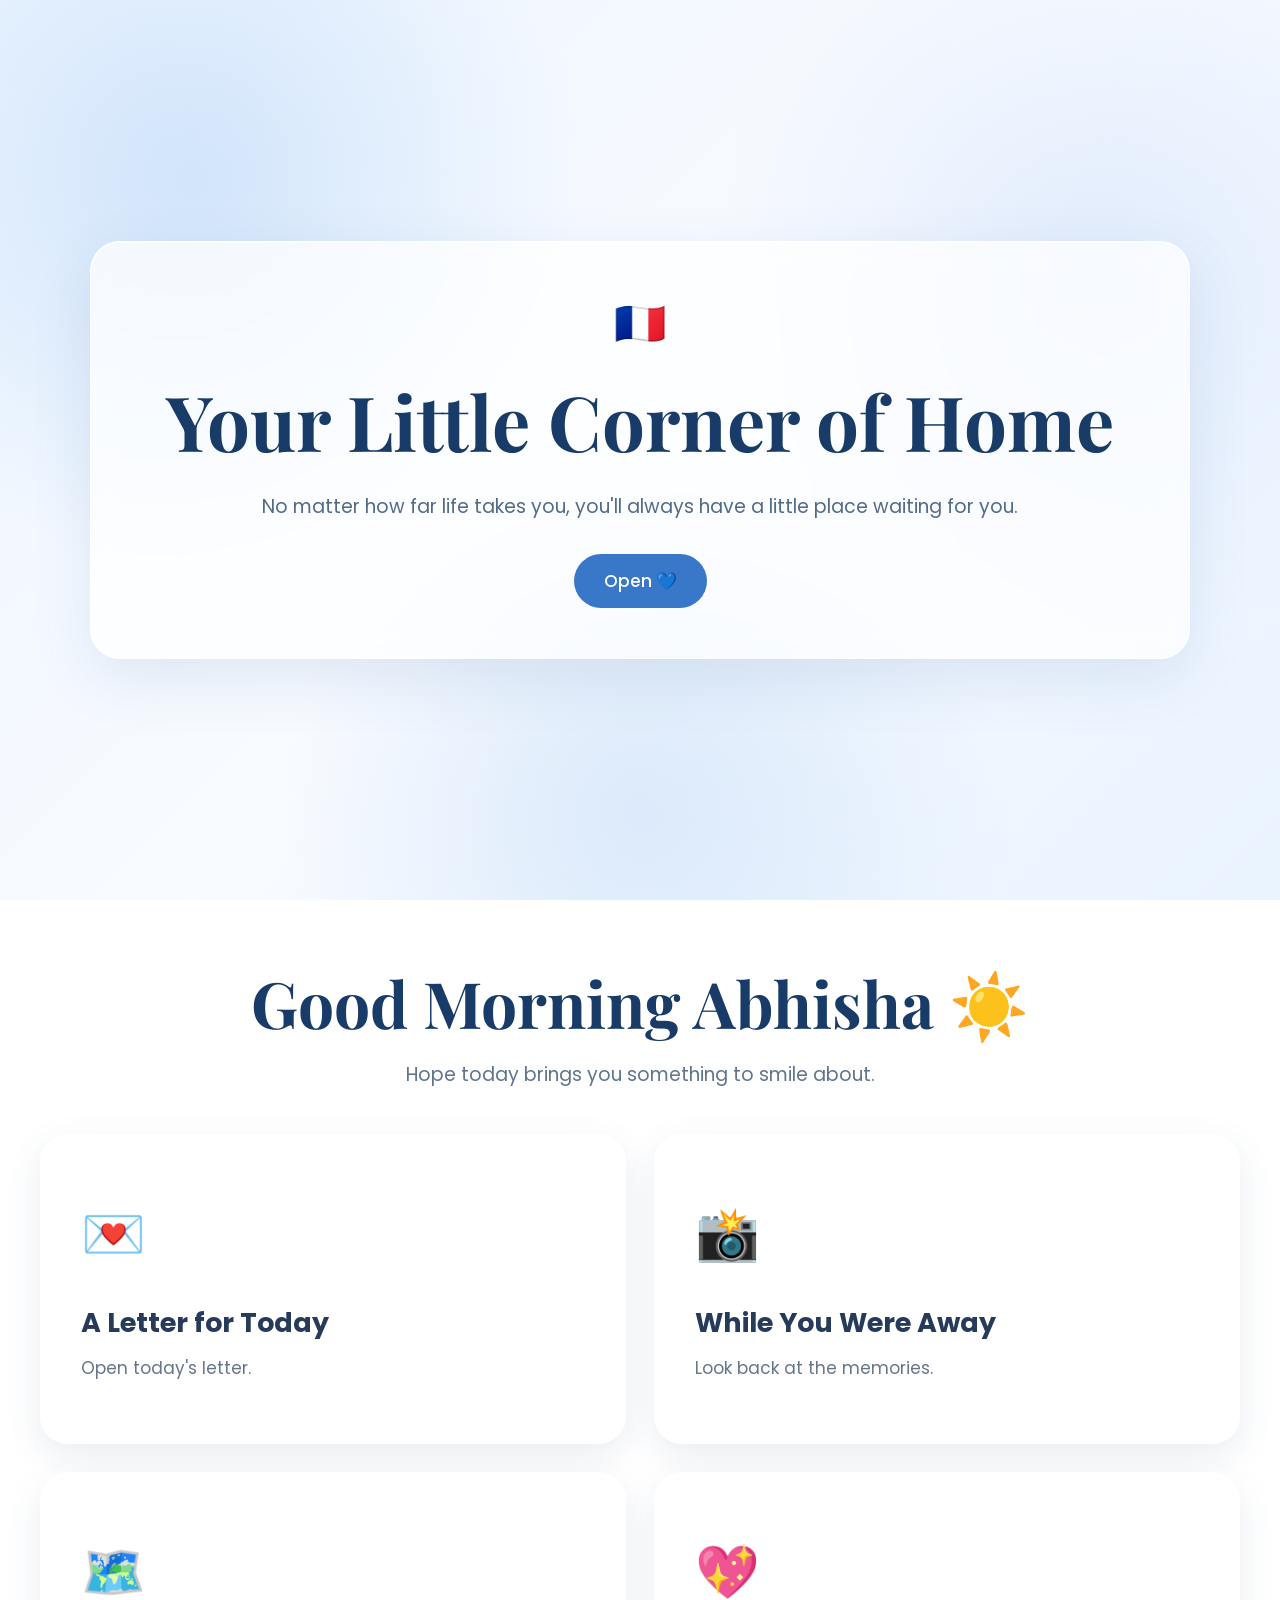
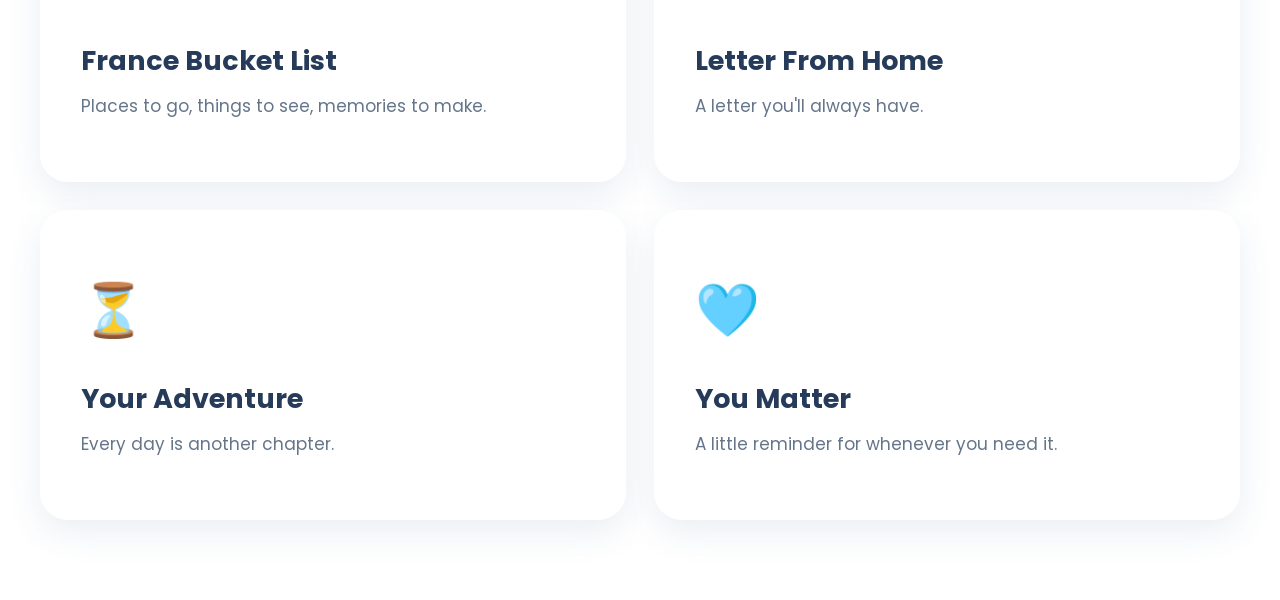
<file: index.html>
<!DOCTYPE html>
<html lang="en">

<head>

    <meta charset="UTF-8">
    <meta name="viewport" content="width=device-width, initial-scale=1.0">

    <title>Your Little Corner of Home</title>

    <link rel="stylesheet" href="style.css">

    <link rel="preconnect" href="https://fonts.googleapis.com">
    <link rel="preconnect" href="https://fonts.gstatic.com" crossorigin>

    <link href="https://fonts.googleapis.com/css2?family=Playfair+Display:wght@500;700&family=Poppins:wght@300;400;500;600&display=swap" rel="stylesheet">

</head>

<body>

<div class="background"></div>


<!-- Landing Page -->

<section id="landing" class="landing">

    <div class="glass">

        <div class="flag">
            🇫🇷
        </div>

        <h1 class="title">
            Your Little Corner of Home
        </h1>

        <p class="subtitle">
            No matter how far life takes you,
            you'll always have a little place waiting for you.
        </p>

        <button id="openButton">
            Open 💙
        </button>

    </div>

</section>


<!-- Dashboard -->

<section id="home" class="hidden">

    <header>

        <h2 id="greeting">
            Good Evening Abhisha 🌙
        </h2>

        <p id="quote">
            Take a deep breath, you made it through another day.
        </p>

    </header>


    <main class="grid">


        <!-- A Letter for Today -->

        <a href="pages/message.html" class="card">

            <div class="emoji">💌</div>

            <h3>A Letter for Today</h3>

            <p>
                Open today's letter.
            </p>

        </a>


        <!-- Memories -->

        <a href="pages/memories.html" class="card">

            <div class="emoji">📸</div>

            <h3>While You Were Away</h3>

            <p>
                Look back at the memories.
            </p>

        </a>


        <!-- France Bucket List -->

        <a href="pages/bucketlist.html" class="card">

            <div class="emoji">🗺️</div>

            <h3>France Bucket List</h3>

            <p>
                Places to go, things to see, memories to make.
            </p>

        </a>


        <!-- Letter From Home -->

        <a href="pages/letter.html" class="card">

            <div class="emoji">💖</div>

            <h3>Letter From Home</h3>

            <p>
                A letter you'll always have.
            </p>

        </a>


        <!-- Adventure -->

        <a href="pages/countdown.html" class="card">

            <div class="emoji">⏳</div>

            <h3>Your Adventure</h3>

            <p>
                Every day is another chapter.
            </p>

        </a>


        <!-- You Matter -->

        <a href="pages/youmatter.html" class="card">

            <div class="emoji">🩵</div>

            <h3>You Matter</h3>

            <p>
                A little reminder for whenever you need it.
            </p>

        </a>

    </main>

</section>


<script src="script.js"></script>

</body>

</html>
</file>
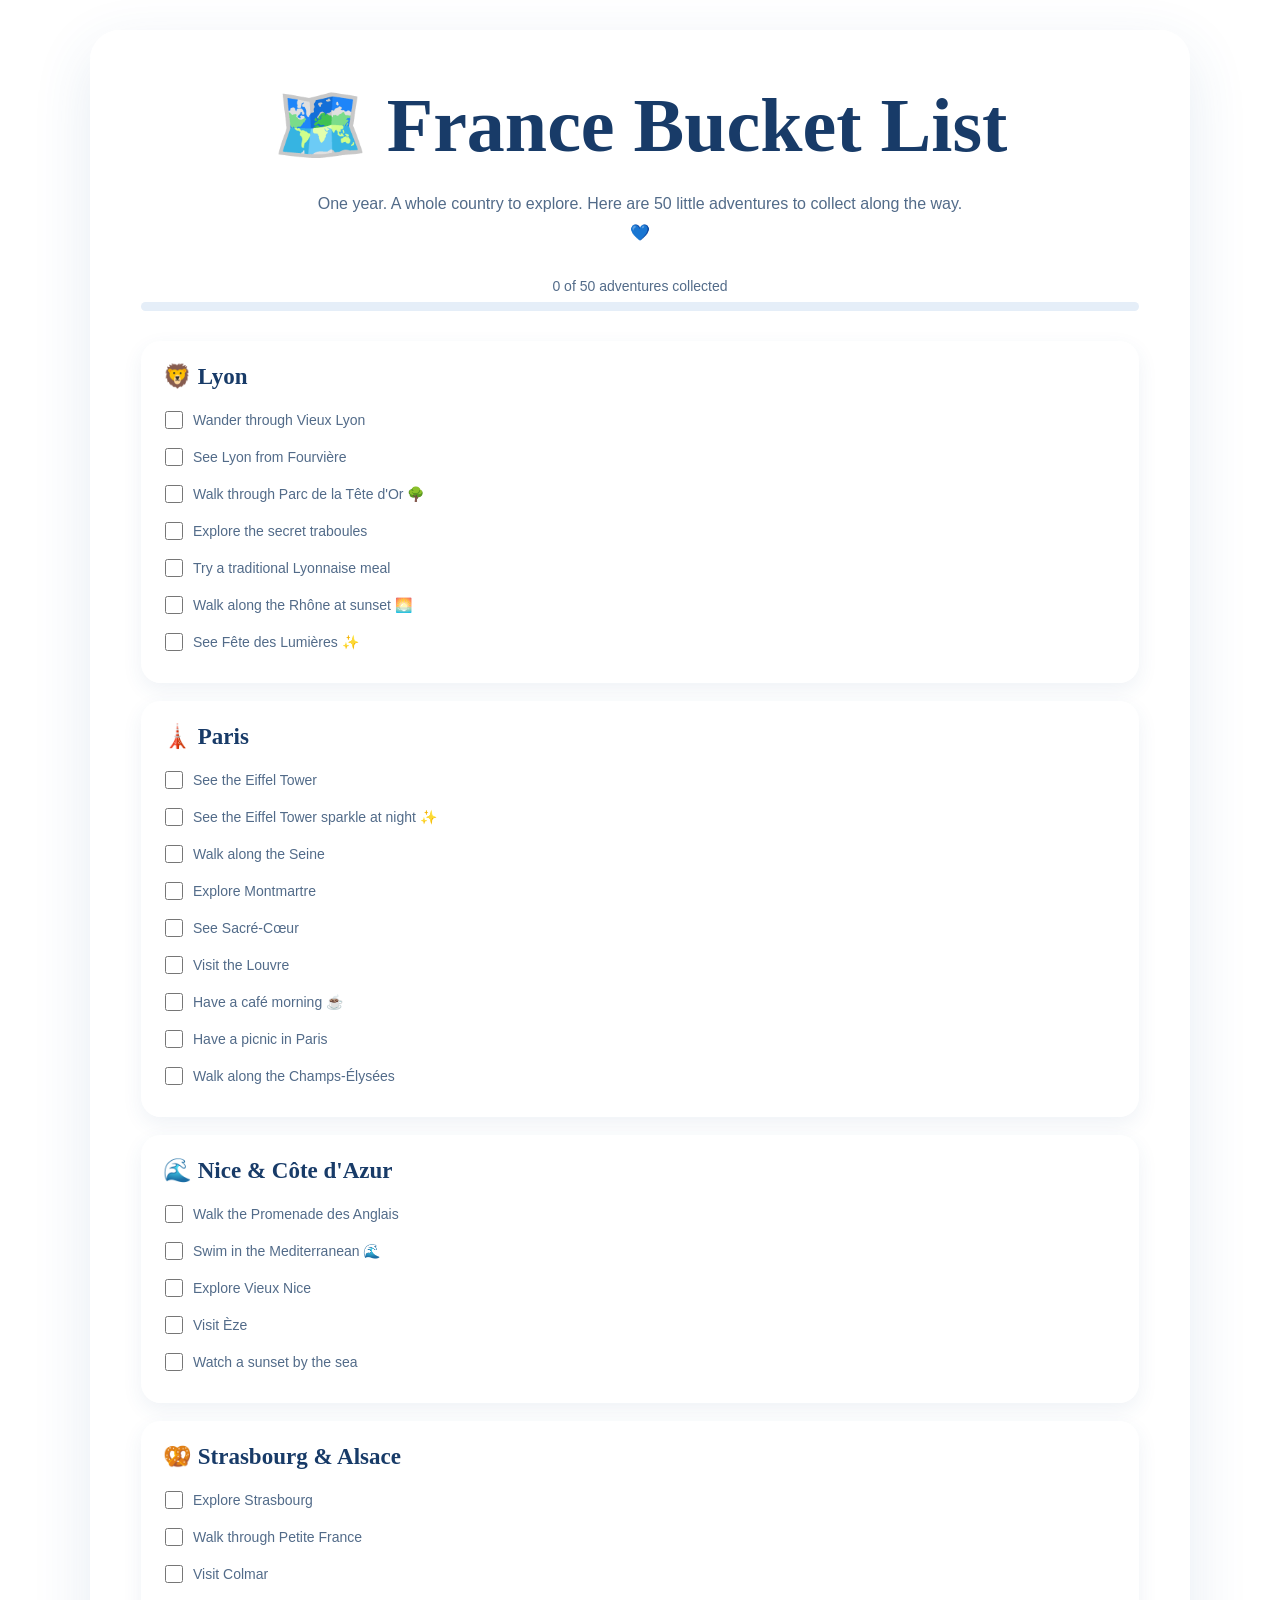
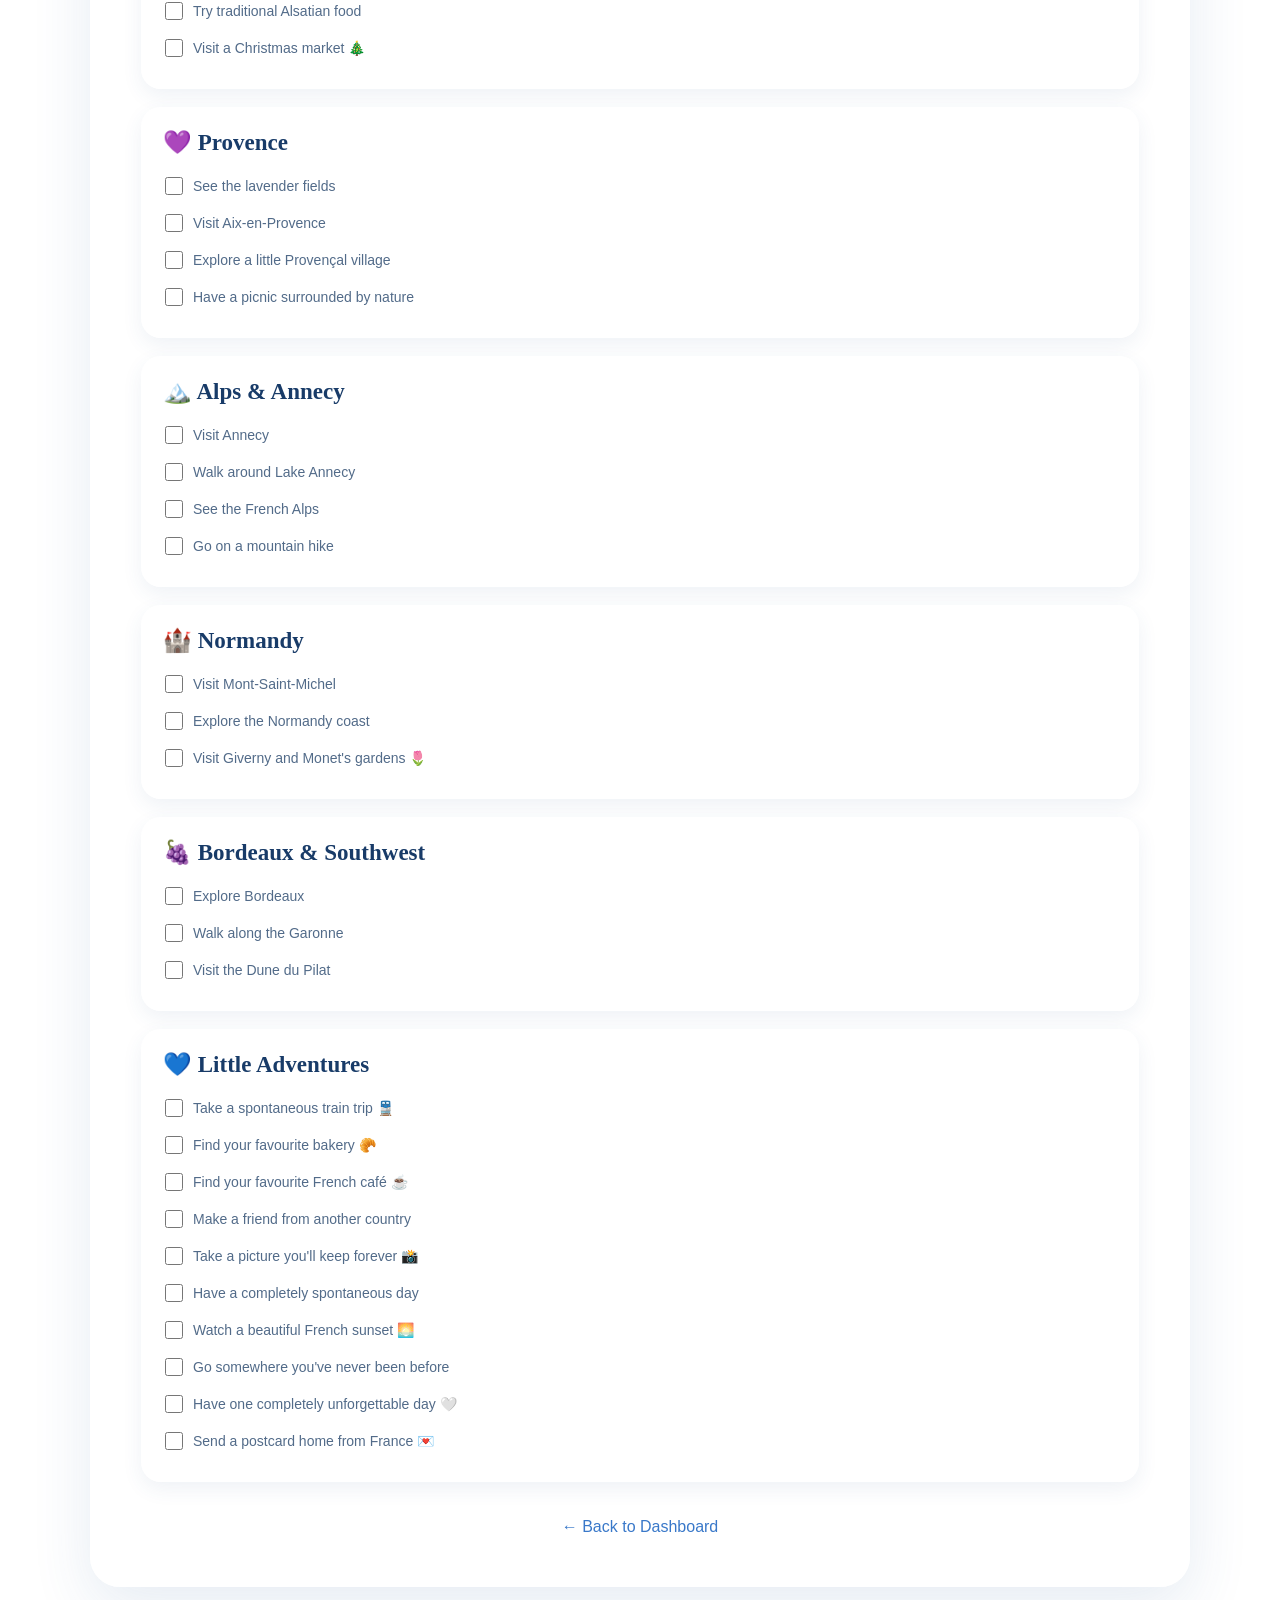
<file: pages/bucketlist.html>
<!DOCTYPE html>
<html lang="en">

<head>

    <meta charset="UTF-8">
    <meta name="viewport" content="width=device-width, initial-scale=1.0">

    <title>France Bucket List</title>

    <link rel="stylesheet" href="../style.css">

    <style>

        .bucket-intro {
            max-width: 650px;
            margin: 0 auto 30px;
            line-height: 1.8;
            color: #526b89;
        }

        .progress-text {
            color: #526b89;
            font-size: 14px;
            margin-bottom: 8px;
        }

        .progress {
            height: 9px;
            background: #e5eef8;
            border-radius: 20px;
            overflow: hidden;
            margin-bottom: 30px;
        }

        .progress-bar {
            height: 100%;
            width: 0%;
            background: #3978c9;
            border-radius: 20px;
            transition: width 0.4s ease;
        }

        .bucket-section {
            background: rgba(255, 255, 255, 0.88);
            border-radius: 20px;
            padding: 22px;
            margin-bottom: 18px;
            text-align: left;
            box-shadow: 0 7px 20px rgba(49, 91, 140, 0.08);
        }

        .bucket-section h2 {
            color: #183b68;
            font-family: 'Playfair Display', serif;
            font-size: 23px;
            margin-bottom: 12px;
        }

        .bucket-item {
            display: flex;
            align-items: center;
            gap: 10px;
            padding: 8px 2px;
            cursor: pointer;
        }

        .bucket-item input {
            width: 18px;
            height: 18px;
            accent-color: #3978c9;
            cursor: pointer;
            flex-shrink: 0;
        }

        .bucket-item span {
            color: #526b89;
            font-size: 14px;
            line-height: 1.5;
        }

        .bucket-item input:checked + span {
            text-decoration: line-through;
            opacity: 0.5;
        }

        .back-home {
            color: #3978c9;
            text-decoration: none;
            font-weight: 500;
        }

        .back-home:hover {
            text-decoration: underline;
        }

        @media (max-width: 700px) {

            .bucket-section {
                padding: 18px;
            }

            .bucket-item span {
                font-size: 14px;
            }

        }

    </style>

</head>

<body>

<section class="landing">

<div class="glass">

    <h1 class="title">
        🗺️ France Bucket List
    </h1>

    <p class="bucket-intro">
        One year. A whole country to explore.
        Here are 50 little adventures to collect along the way. 💙
    </p>


    <p id="progressText" class="progress-text">
        0 of 50 adventures collected
    </p>

    <div class="progress">
        <div id="progressBar" class="progress-bar"></div>
    </div>


    <!-- LYON -->

    <div class="bucket-section">

        <h2>🦁 Lyon</h2>

        <label class="bucket-item">
            <input type="checkbox">
            <span>Wander through Vieux Lyon</span>
        </label>

        <label class="bucket-item">
            <input type="checkbox">
            <span>See Lyon from Fourvière</span>
        </label>

        <label class="bucket-item">
            <input type="checkbox">
            <span>Walk through Parc de la Tête d'Or 🌳</span>
        </label>

        <label class="bucket-item">
            <input type="checkbox">
            <span>Explore the secret traboules</span>
        </label>

        <label class="bucket-item">
            <input type="checkbox">
            <span>Try a traditional Lyonnaise meal</span>
        </label>

        <label class="bucket-item">
            <input type="checkbox">
            <span>Walk along the Rhône at sunset 🌅</span>
        </label>

        <label class="bucket-item">
            <input type="checkbox">
            <span>See Fête des Lumières ✨</span>
        </label>

    </div>


    <!-- PARIS -->

    <div class="bucket-section">

        <h2>🗼 Paris</h2>

        <label class="bucket-item">
            <input type="checkbox">
            <span>See the Eiffel Tower</span>
        </label>

        <label class="bucket-item">
            <input type="checkbox">
            <span>See the Eiffel Tower sparkle at night ✨</span>
        </label>

        <label class="bucket-item">
            <input type="checkbox">
            <span>Walk along the Seine</span>
        </label>

        <label class="bucket-item">
            <input type="checkbox">
            <span>Explore Montmartre</span>
        </label>

        <label class="bucket-item">
            <input type="checkbox">
            <span>See Sacré-Cœur</span>
        </label>

        <label class="bucket-item">
            <input type="checkbox">
            <span>Visit the Louvre</span>
        </label>

        <label class="bucket-item">
            <input type="checkbox">
            <span>Have a café morning ☕</span>
        </label>

        <label class="bucket-item">
            <input type="checkbox">
            <span>Have a picnic in Paris</span>
        </label>

        <label class="bucket-item">
            <input type="checkbox">
            <span>Walk along the Champs-Élysées</span>
        </label>

    </div>


    <!-- NICE -->

    <div class="bucket-section">

        <h2>🌊 Nice & Côte d'Azur</h2>

        <label class="bucket-item">
            <input type="checkbox">
            <span>Walk the Promenade des Anglais</span>
        </label>

        <label class="bucket-item">
            <input type="checkbox">
            <span>Swim in the Mediterranean 🌊</span>
        </label>

        <label class="bucket-item">
            <input type="checkbox">
            <span>Explore Vieux Nice</span>
        </label>

        <label class="bucket-item">
            <input type="checkbox">
            <span>Visit Èze</span>
        </label>

        <label class="bucket-item">
            <input type="checkbox">
            <span>Watch a sunset by the sea</span>
        </label>

    </div>


    <!-- ALSACE -->

    <div class="bucket-section">

        <h2>🥨 Strasbourg & Alsace</h2>

        <label class="bucket-item">
            <input type="checkbox">
            <span>Explore Strasbourg</span>
        </label>

        <label class="bucket-item">
            <input type="checkbox">
            <span>Walk through Petite France</span>
        </label>

        <label class="bucket-item">
            <input type="checkbox">
            <span>Visit Colmar</span>
        </label>

        <label class="bucket-item">
            <input type="checkbox">
            <span>Try traditional Alsatian food</span>
        </label>

        <label class="bucket-item">
            <input type="checkbox">
            <span>Visit a Christmas market 🎄</span>
        </label>

    </div>


    <!-- PROVENCE -->

    <div class="bucket-section">

        <h2>💜 Provence</h2>

        <label class="bucket-item">
            <input type="checkbox">
            <span>See the lavender fields</span>
        </label>

        <label class="bucket-item">
            <input type="checkbox">
            <span>Visit Aix-en-Provence</span>
        </label>

        <label class="bucket-item">
            <input type="checkbox">
            <span>Explore a little Provençal village</span>
        </label>

        <label class="bucket-item">
            <input type="checkbox">
            <span>Have a picnic surrounded by nature</span>
        </label>

    </div>


    <!-- ALPS & ANNECY -->

    <div class="bucket-section">

        <h2>🏔️ Alps & Annecy</h2>

        <label class="bucket-item">
            <input type="checkbox">
            <span>Visit Annecy</span>
        </label>

        <label class="bucket-item">
            <input type="checkbox">
            <span>Walk around Lake Annecy</span>
        </label>

        <label class="bucket-item">
            <input type="checkbox">
            <span>See the French Alps</span>
        </label>

        <label class="bucket-item">
            <input type="checkbox">
            <span>Go on a mountain hike</span>
        </label>

    </div>


    <!-- NORMANDY -->

    <div class="bucket-section">

        <h2>🏰 Normandy</h2>

        <label class="bucket-item">
            <input type="checkbox">
            <span>Visit Mont-Saint-Michel</span>
        </label>

        <label class="bucket-item">
            <input type="checkbox">
            <span>Explore the Normandy coast</span>
        </label>

        <label class="bucket-item">
            <input type="checkbox">
            <span>Visit Giverny and Monet's gardens 🌷</span>
        </label>

    </div>


    <!-- BORDEAUX & SOUTHWEST -->

    <div class="bucket-section">

        <h2>🍇 Bordeaux & Southwest</h2>

        <label class="bucket-item">
            <input type="checkbox">
            <span>Explore Bordeaux</span>
        </label>

        <label class="bucket-item">
            <input type="checkbox">
            <span>Walk along the Garonne</span>
        </label>

        <label class="bucket-item">
            <input type="checkbox">
            <span>Visit the Dune du Pilat</span>
        </label>

    </div>


    <!-- LITTLE ADVENTURES -->

    <div class="bucket-section">

        <h2>💙 Little Adventures</h2>

        <label class="bucket-item">
            <input type="checkbox">
            <span>Take a spontaneous train trip 🚆</span>
        </label>

        <label class="bucket-item">
            <input type="checkbox">
            <span>Find your favourite bakery 🥐</span>
        </label>

        <label class="bucket-item">
            <input type="checkbox">
            <span>Find your favourite French café ☕</span>
        </label>

        <label class="bucket-item">
            <input type="checkbox">
            <span>Make a friend from another country</span>
        </label>

        <label class="bucket-item">
            <input type="checkbox">
            <span>Take a picture you'll keep forever 📸</span>
        </label>

        <label class="bucket-item">
            <input type="checkbox">
            <span>Have a completely spontaneous day</span>
        </label>

        <label class="bucket-item">
            <input type="checkbox">
            <span>Watch a beautiful French sunset 🌅</span>
        </label>

        <label class="bucket-item">
            <input type="checkbox">
            <span>Go somewhere you've never been before</span>
        </label>

        <label class="bucket-item">
            <input type="checkbox">
            <span>Have one completely unforgettable day 🤍</span>
        </label>

        <label class="bucket-item">
            <input type="checkbox">
            <span>Send a postcard home from France 💌</span>
        </label>

    </div>


    <br>

    <a
        href="../index.html?dashboard=true"
        class="back-home"
    >
        ← Back to Dashboard
    </a>

</div>

</section>


<script>

const checkboxes =
    document.querySelectorAll(".bucket-item input");

const progressText =
    document.getElementById("progressText");

const progressBar =
    document.getElementById("progressBar");


function updateProgress() {

    let completed = 0;

    checkboxes.forEach((checkbox, index) => {

        if (checkbox.checked) {
            completed++;
        }

        localStorage.setItem(
            "abhishaBucket" + index,
            checkbox.checked
        );

    });

    const total = checkboxes.length;

    const percentage =
        (completed / total) * 100;

    progressText.innerHTML =
        completed + " of " + total + " adventures collected";

    progressBar.style.width =
        percentage + "%";

}


checkboxes.forEach((checkbox, index) => {

    const saved =
        localStorage.getItem("abhishaBucket" + index);

    if (saved === "true") {
        checkbox.checked = true;
    }

    checkbox.addEventListener(
        "change",
        updateProgress
    );

});


updateProgress();

</script>

</body>

</html>
</file>
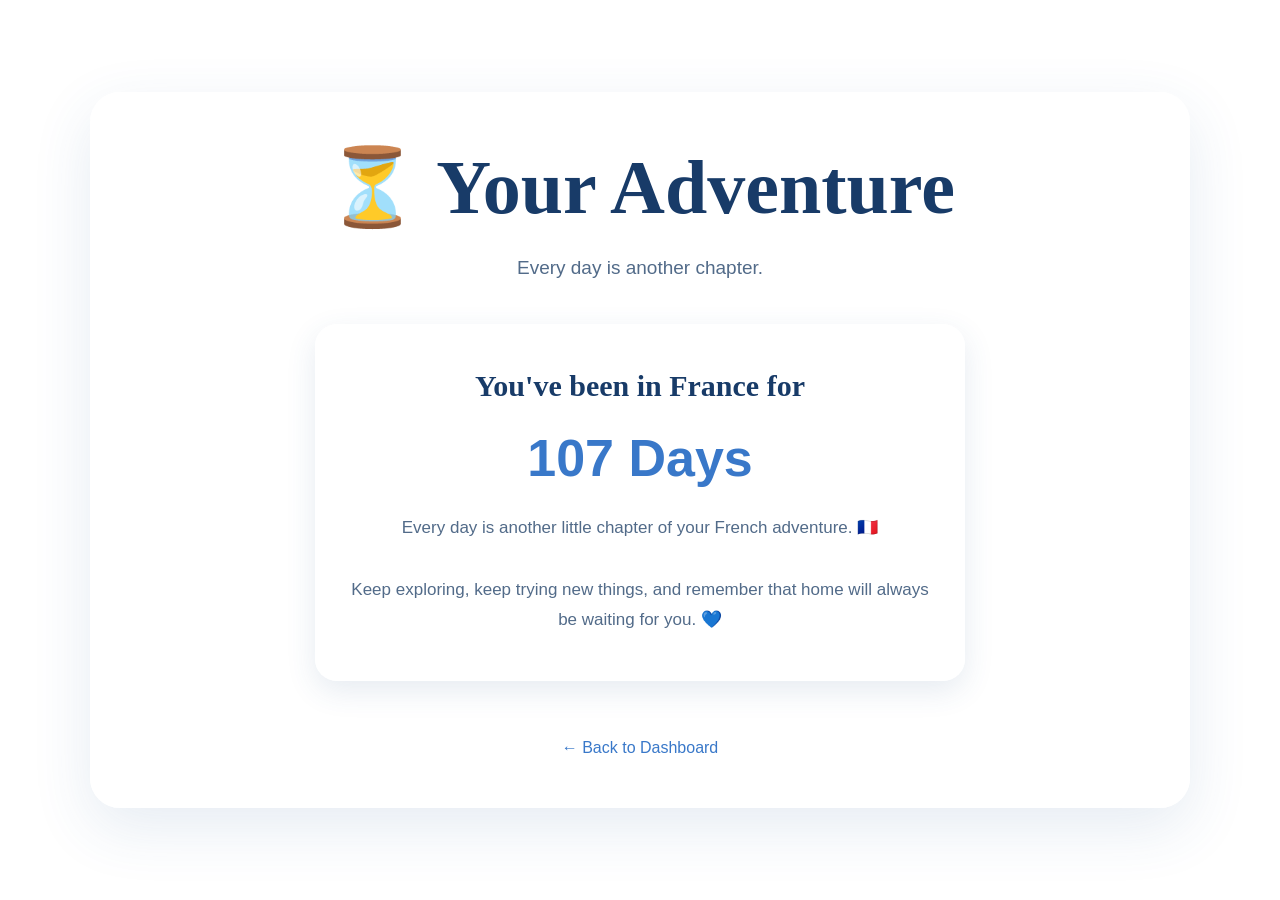
<file: pages/countdown.html>
<!DOCTYPE html>
<html lang="en">

<head>

    <meta charset="UTF-8">
    <meta name="viewport" content="width=device-width, initial-scale=1.0">

    <title>Your Adventure</title>

    <link rel="stylesheet" href="../style.css">

    <style>

        .adventure-box {

            background: rgba(255, 255, 255, 0.92);

            max-width: 650px;

            margin: 40px auto;

            padding: 45px 30px;

            border-radius: 22px;

            box-shadow:
                0 10px 30px rgba(49, 91, 140, 0.12);

        }

        #adventureTitle {

            font-family: 'Playfair Display', serif;

            font-size: 30px;

            color: #183b68;

            margin-bottom: 20px;

        }

        #counter {

            font-size: 52px;

            font-weight: 600;

            color: #3978c9;

            margin: 25px 0;

        }

        #message {

            font-size: 17px;

            line-height: 1.8;

            color: #526b89;

        }

        .back-home {

            color: #3978c9;

            text-decoration: none;

            font-weight: 500;

        }

        .back-home:hover {

            text-decoration: underline;

        }

    </style>

</head>


<body>

<section class="landing">

    <div class="glass">

        <h1 class="title">
            ⏳ Your Adventure
        </h1>

        <p class="subtitle">
            Every day is another chapter.
        </p>


        <div class="adventure-box">

            <h2 id="adventureTitle"></h2>

            <div id="counter"></div>

            <p id="message"></p>

        </div>


        <br>

        <a
            href="../index.html?dashboard=true"
            class="back-home"
        >
            ← Back to Dashboard
        </a>

    </div>

</section>


<script>

const departureDate = new Date("2026-08-20");

departureDate.setHours(0, 0, 0, 0);


const today = new Date();

today.setHours(0, 0, 0, 0);


const difference = Math.floor(
    (departureDate - today) /
    (1000 * 60 * 60 * 24)
);


const adventureTitle =
    document.getElementById("adventureTitle");

const counter =
    document.getElementById("counter");

const message =
    document.getElementById("message");


/* BEFORE FRANCE */

if (difference > 0) {

    adventureTitle.innerHTML =
        "Your adventure begins in";

    counter.innerHTML =
        difference + " Days";

    message.innerHTML =
        "France is waiting for you. 🇫🇷<br><br>" +
        "Soon you'll be exploring new places, " +
        "meeting new people and making memories " +
        "you'll carry with you forever. 💙";


}


/* DEPARTURE DAY */

else if (difference === 0) {

    adventureTitle.innerHTML =
        "Today's the day! ✈️";

    counter.innerHTML =
        "Bon voyage! 🇫🇷";

    message.innerHTML =
        "Your French adventure starts today. " +
        "Go make the most amazing memories. 💙";


}


/* AFTER ARRIVING */

else {

    const daysInFrance =
        Math.abs(difference);

    adventureTitle.innerHTML =
        "You've been in France for";

    counter.innerHTML =
        daysInFrance + " Days";

    message.innerHTML =
        "Every day is another little chapter " +
        "of your French adventure. 🇫🇷<br><br>" +

        "Keep exploring, keep trying new things, " +
        "and remember that home will always be " +
        "waiting for you. 💙";

}

</script>

</body>

</html>
</file>
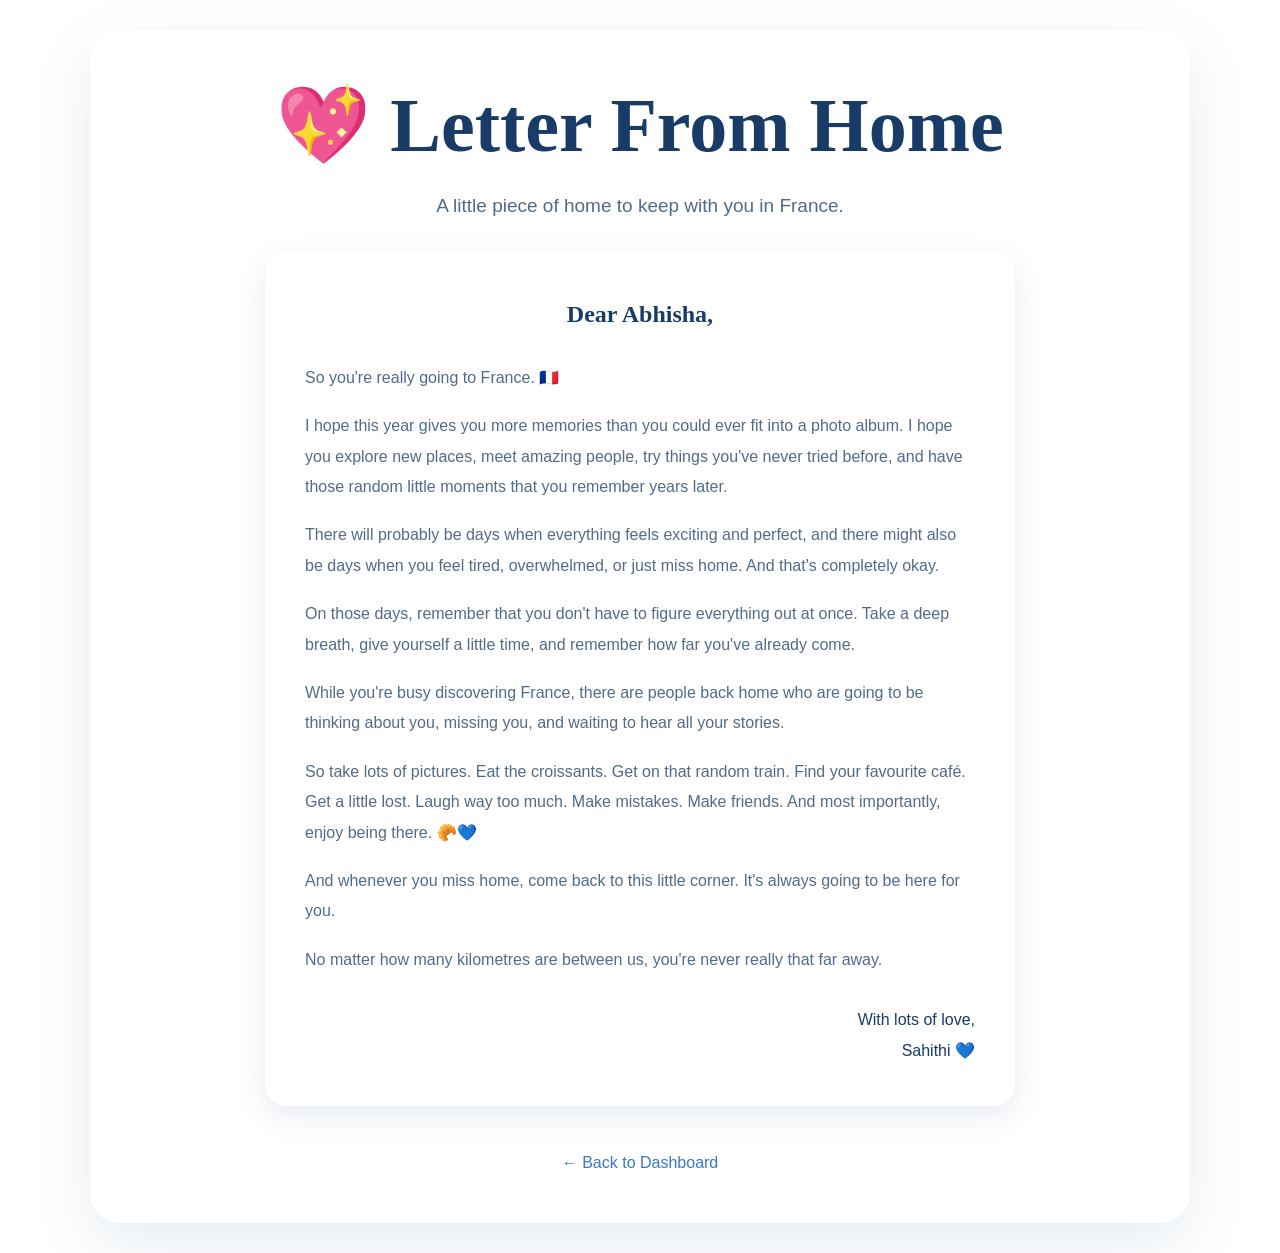
<file: pages/letter.html>
<!DOCTYPE html>
<html lang="en">

<head>

    <meta charset="UTF-8">
    <meta name="viewport" content="width=device-width, initial-scale=1.0">

    <title>Letter From Home</title>

    <link rel="stylesheet" href="../style.css">

    <style>

        .home-letter {
            background: rgba(255, 255, 255, 0.92);
            max-width: 750px;
            margin: 30px auto;
            padding: 40px;
            border-radius: 22px;

            text-align: left;

            box-shadow:
                0 10px 30px rgba(49, 91, 140, 0.12);

            line-height: 1.9;
            color: #526b89;
        }

        .home-letter h2 {
            text-align: center;
            font-family: 'Playfair Display', serif;
            color: #183b68;
            margin-bottom: 25px;
        }

        .home-letter p {
            margin-bottom: 18px;
        }

        .signature {
            margin-top: 30px;
            text-align: right;
            color: #183b68;
            font-weight: 500;
        }

        .back-home {
            color: #3978c9;
            text-decoration: none;
            font-weight: 500;
        }

        .back-home:hover {
            text-decoration: underline;
        }

        @media (max-width: 600px) {

            .home-letter {
                padding: 25px;
            }

        }

    </style>

</head>

<body>

<section class="landing">

    <div class="glass">

        <h1 class="title">
            💖 Letter From Home
        </h1>

        <p class="subtitle">
            A little piece of home to keep with you in France.
        </p>


        <div class="home-letter">

            <h2>Dear Abhisha,</h2>


            <p>
                So you're really going to France. 🇫🇷
            </p>


            <p>
                I hope this year gives you more memories than
                you could ever fit into a photo album. I hope you
                explore new places, meet amazing people, try
                things you've never tried before, and have
                those random little moments that you remember
                years later.
            </p>


            <p>
                There will probably be days when everything feels
                exciting and perfect, and there might also be days
                when you feel tired, overwhelmed, or just miss home.
                And that's completely okay.
            </p>


            <p>
                On those days, remember that you don't have to
                figure everything out at once. Take a deep breath,
                give yourself a little time, and remember how far
                you've already come.
            </p>


            <p>
                While you're busy discovering France, there are
                people back home who are going to be thinking about
                you, missing you, and waiting to hear all your
                stories.
            </p>


            <p>
                So take lots of pictures. Eat the croissants.
                Get on that random train. Find your favourite café.
                Get a little lost. Laugh way too much. Make mistakes.
                Make friends. And most importantly, enjoy being there.
                🥐💙
            </p>


            <p>
                And whenever you miss home, come back to this little
                corner. It's always going to be here for you.
            </p>


            <p>
                No matter how many kilometres are between us,
                you're never really that far away.
            </p>


            <div class="signature">

                With lots of love,<br>

                Sahithi 💙

            </div>

        </div>


        <br>

        <a
            href="../index.html?dashboard=true"
            class="back-home"
        >
            ← Back to Dashboard
        </a>

    </div>

</section>

</body>

</html>
</file>
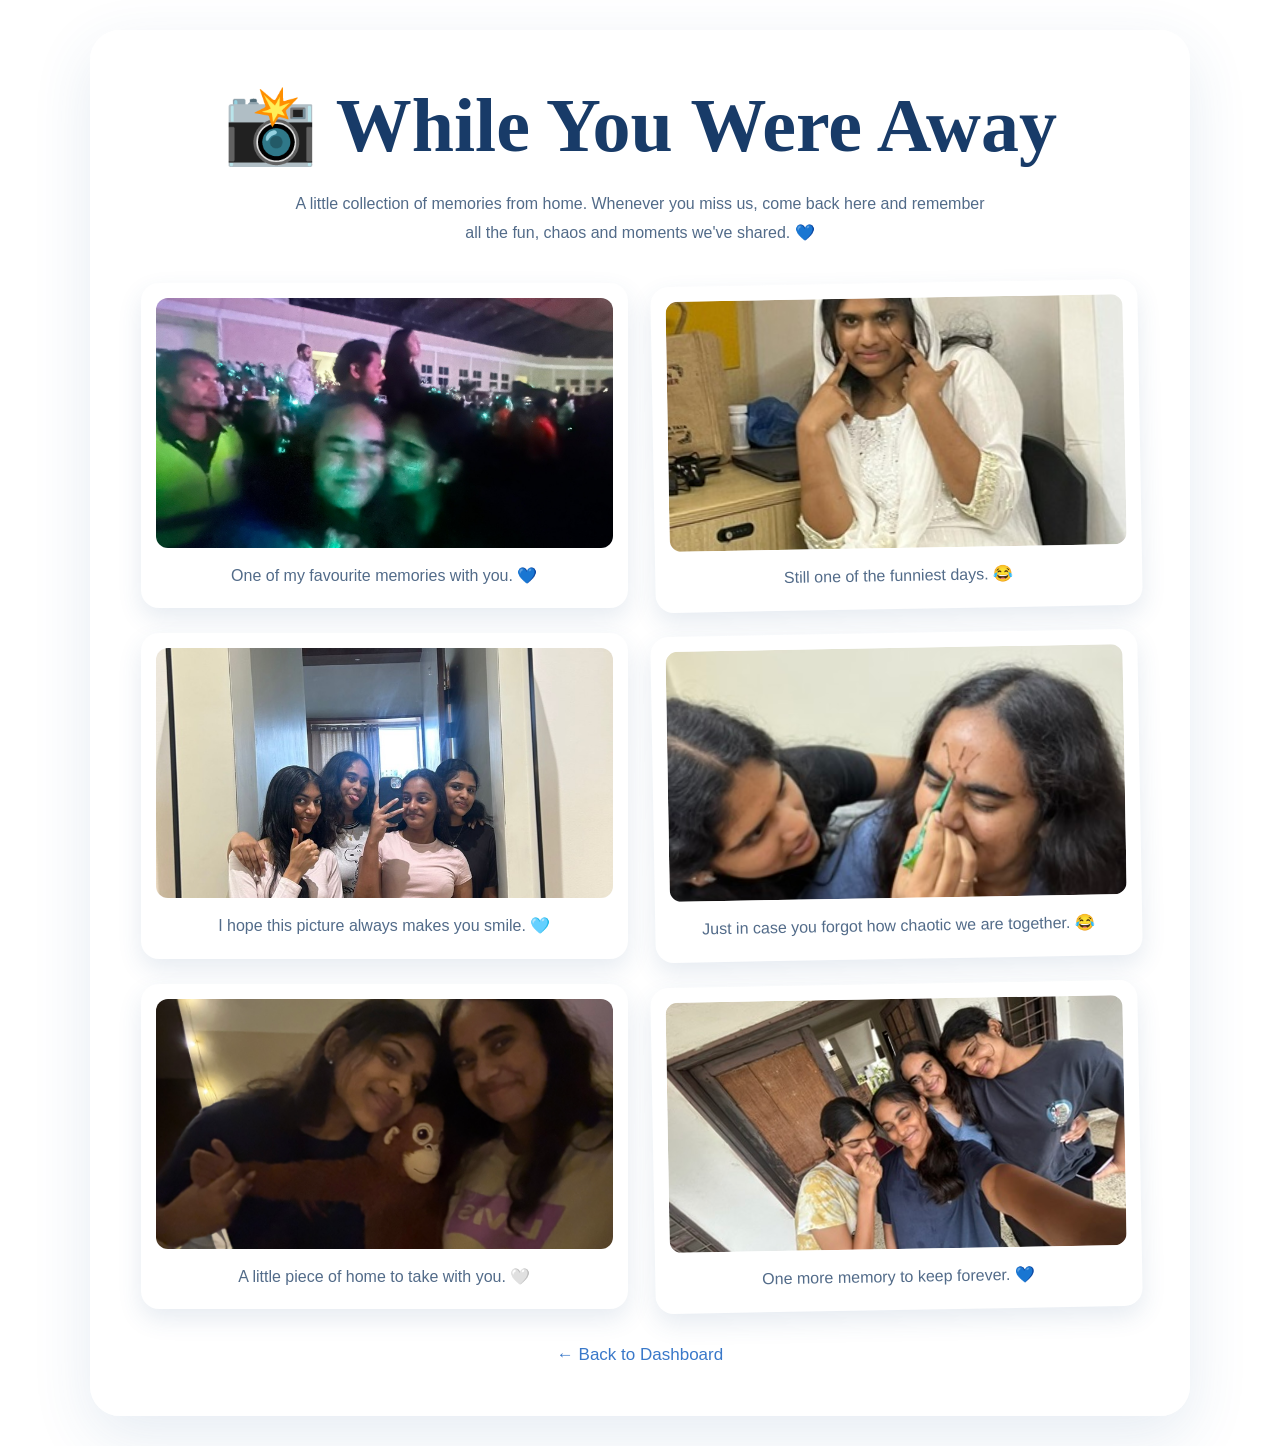
<file: pages/memories.html>
<!DOCTYPE html>
<html lang="en">

<head>

    <meta charset="UTF-8">
    <meta name="viewport" content="width=device-width, initial-scale=1.0">

    <title>While You Were Away</title>

    <link rel="stylesheet" href="../style.css">

    <style>

        .memory-intro {
            max-width: 700px;
            margin: 0 auto 35px;
            line-height: 1.8;
            color: #526b89;
        }

        .memory-gallery {
            display: grid;
            grid-template-columns: repeat(2, 1fr);
            gap: 25px;
            margin-top: 30px;
        }

        .memory {
            background: #ffffff;
            padding: 15px;
            border-radius: 18px;

            box-shadow:
                0 10px 25px rgba(49, 91, 140, 0.12);

            transition: 0.3s ease;
        }

        .memory:hover {
            transform: translateY(-5px) rotate(1deg);
        }

        .memory:nth-child(even) {
            transform: rotate(-1deg);
        }

        .memory:nth-child(even):hover {
            transform: translateY(-5px) rotate(0deg);
        }

        .memory img {
            width: 100%;
            height: 250px;
            object-fit: cover;
            border-radius: 12px;
            display: block;
        }

        .memory p {
            margin: 15px 5px 5px;
            color: #526b89;
            line-height: 1.6;
            text-align: center;
        }

        .back-home {
            color: #3978c9;
            text-decoration: none;
            font-weight: 500;
            font-size: 17px;
        }

        .back-home:hover {
            text-decoration: underline;
        }

        @media (max-width: 700px) {

            .memory-gallery {
                grid-template-columns: 1fr;
            }

            .memory img {
                height: 280px;
            }

        }

    </style>

</head>

<body>

<section class="landing">

    <div class="glass">

        <h1 class="title">
            📸 While You Were Away
        </h1>

        <p class="memory-intro">

            A little collection of memories from home.
            Whenever you miss us, come back here and remember
            all the fun, chaos and moments we've shared. 💙

        </p>


        <div class="memory-gallery">


            <div class="memory">

                <img src="../images/a1.jpg" alt="Memory 1">

                <p>
                    One of my favourite memories with you. 💙
                </p>

            </div>


            <div class="memory">

                <img src="../images/a2.jpg" alt="Memory 2">

                <p>
                    Still one of the funniest days. 😂
                </p>

            </div>


            <div class="memory">

                <img src="../images/a3.jpg" alt="Memory 3">

                <p>
                    I hope this picture always makes you smile. 🩵
                </p>

            </div>


            <div class="memory">

                <img src="../images/a4.jpg" alt="Memory 4">

                <p>
                    Just in case you forgot how chaotic we are together. 😂
                </p>

            </div>


            <div class="memory">

                <img src="../images/a5.jpg" alt="Memory 5">

                <p>
                    A little piece of home to take with you. 🤍
                </p>

            </div>


            <div class="memory">

                <img src="../images/a6.jpg" alt="Memory 6">

                <p>
                    One more memory to keep forever. 💙
                </p>

            </div>


        </div>


        <br><br>

        <a
            href="../index.html?dashboard=true"
            class="back-home"
        >
            ← Back to Dashboard
        </a>

    </div>

</section>

</body>

</html>
</file>
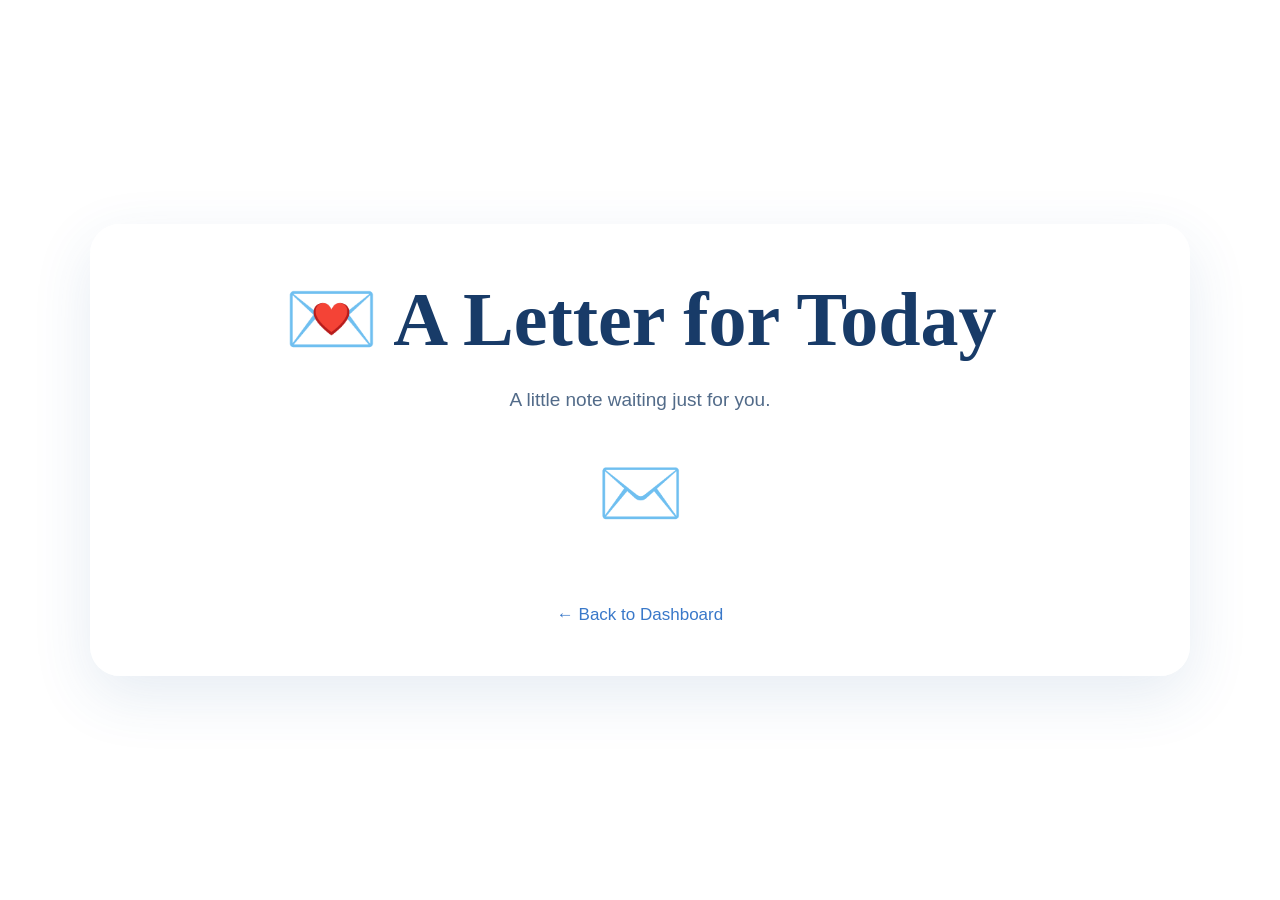
<file: pages/message.html>
<!DOCTYPE html>
<html lang="en">

<head>

    <meta charset="UTF-8">
    <meta name="viewport" content="width=device-width, initial-scale=1.0">

    <title>A Letter for Today</title>

    <link rel="stylesheet" href="../style.css">

    <style>

        .envelope {
            font-size: 70px;
            cursor: pointer;
            margin: 35px auto;
            transition: transform 0.3s ease;
        }

        .envelope:hover {
            transform: scale(1.1);
        }

        .letter {
            background: rgba(240, 247, 255, 0.95);
            padding: 30px;
            border-radius: 20px;
            max-width: 700px;
            margin: 30px auto;
            line-height: 1.8;
            color: #263b5a;
            box-shadow: 0 10px 30px rgba(50, 90, 140, 0.12);
        }

        .letter h2 {
            color: #183b68;
            margin-bottom: 20px;
        }

        .hidden {
            display: none;
        }

        .back-home {
            color: #3978c9;
            text-decoration: none;
            font-weight: 500;
            font-size: 17px;
        }

        .back-home:hover {
            text-decoration: underline;
        }

    </style>

</head>

<body>

<section class="landing">

    <div class="glass">

        <h1 class="title">
            💌 A Letter for Today
        </h1>

        <p class="subtitle">
            A little note waiting just for you.
        </p>


        <!-- Click this envelope -->

        <div id="envelope" class="envelope">
            ✉️
        </div>


        <!-- Hidden until envelope is clicked -->

        <div id="letter" class="letter hidden">

            <h2>Today's Letter 💙</h2>

            <p id="dailyMessage"></p>

        </div>


        <br><br>

        <a
            href="../index.html?dashboard=true"
            class="back-home"
        >
            ← Back to Dashboard
        </a>

    </div>

</section>


<script src="../js/messages.js"></script>

</body>

</html>
</file>
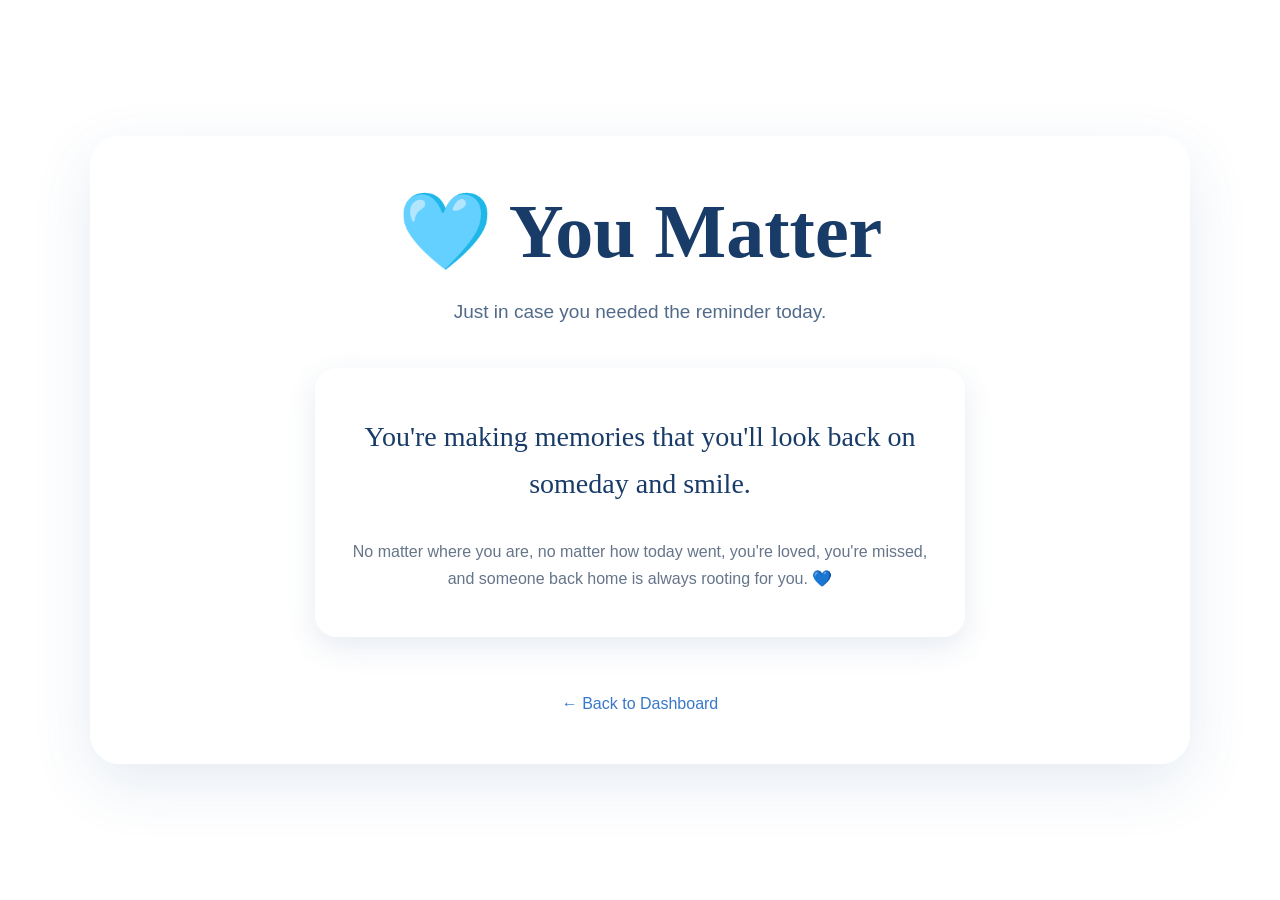
<file: pages/youmatter.html>
<!DOCTYPE html>
<html lang="en">

<head>

    <meta charset="UTF-8">
    <meta name="viewport" content="width=device-width, initial-scale=1.0">

    <title>You Matter</title>

    <link rel="stylesheet" href="../style.css">

    <style>

        .reminder-box {

            background: rgba(255, 255, 255, 0.92);

            max-width: 650px;

            margin: 40px auto;

            padding: 45px 30px;

            border-radius: 22px;

            box-shadow:
                0 10px 30px rgba(49, 91, 140, 0.12);

        }

        #message {

            font-family: 'Playfair Display', serif;

            font-size: 28px;

            line-height: 1.7;

            color: #183b68;

        }

        .small-message {

            margin-top: 30px;

            color: #65758a;

            line-height: 1.7;

        }

        .back-home {

            color: #3978c9;

            text-decoration: none;

            font-weight: 500;

        }

        .back-home:hover {

            text-decoration: underline;

        }

    </style>

</head>


<body>

<section class="landing">

    <div class="glass">

        <h1 class="title">
            🩵 You Matter
        </h1>

        <p class="subtitle">
            Just in case you needed the reminder today.
        </p>


        <div class="reminder-box">

            <p id="message"></p>

            <p class="small-message">

                No matter where you are,
                no matter how today went,
                you're loved, you're missed,
                and someone back home is always
                rooting for you. 💙

            </p>

        </div>


        <br>

        <a
            href="../index.html?dashboard=true"
            class="back-home"
        >
            ← Back to Dashboard
        </a>

    </div>

</section>


<script>

const messages = [

    "You're doing better than you think. 💙",

    "You don't have to have everything figured out today.",

    "Take a deep breath. You're allowed to take things one day at a time.",

    "You're stronger than you realise.",

    "It's okay to miss home. Home misses you too. 🤍",

    "You deserve to enjoy every little moment of this adventure.",

    "One difficult day doesn't define your entire journey.",

    "Don't forget to be proud of yourself.",

    "You're allowed to slow down and rest.",

    "You are loved more than you know. 🩵",

    "Somewhere back home, someone is thinking about you.",

    "You're making memories that you'll look back on someday and smile.",

    "You can do this, Abhisha. 🇫🇷",

    "Even on the days that don't go according to plan, you're still doing okay.",

    "This is your year. Go make it yours. ✨"

];


const randomIndex =
    Math.floor(Math.random() * messages.length);


document.getElementById("message").innerHTML =
    messages[randomIndex];

</script>

</body>

</html>
</file>
<file: style.css>
* {
    margin: 0;
    padding: 0;
    box-sizing: border-box;
}

body {
    font-family: 'Poppins', sans-serif;
    color: #263b5a;
    min-height: 100vh;
    overflow-x: hidden;
}

/* Background */

.background {
    position: fixed;
    inset: 0;
    z-index: -2;

    background:
        radial-gradient(circle at 15% 20%, rgba(170, 205, 245, 0.45), transparent 30%),
        radial-gradient(circle at 85% 30%, rgba(210, 225, 250, 0.55), transparent 30%),
        radial-gradient(circle at 50% 90%, rgba(190, 215, 245, 0.45), transparent 35%),
        linear-gradient(135deg, #eef6ff, #f8fbff, #e9f3ff);
}

/* Landing */

.landing {
    min-height: 100vh;

    display: flex;
    justify-content: center;
    align-items: center;

    padding: 30px;
}

.glass {
    width: min(1100px, 94%);
    padding: 50px;

    text-align: center;

    background: rgba(255, 255, 255, 0.72);

    border: 1px solid rgba(255, 255, 255, 0.9);

    border-radius: 30px;

    box-shadow:
        0 20px 60px rgba(52, 101, 160, 0.12),
        inset 0 1px 0 rgba(255, 255, 255, 0.8);

    backdrop-filter: blur(12px);
}

.flag {
    font-size: 42px;
    margin-bottom: 15px;
}

.title {
    font-family: 'Playfair Display', serif;
    font-size: clamp(42px, 6vw, 76px);
    color: #183b68;
    margin-bottom: 20px;
}

.subtitle {
    font-size: 19px;
    color: #526b89;
    line-height: 1.7;
    margin-bottom: 30px;
}

button {
    border: none;

    background: #3978c9;
    color: white;

    font-family: 'Poppins', sans-serif;
    font-size: 17px;
    font-weight: 500;

    padding: 14px 30px;

    border-radius: 30px;

    cursor: pointer;

    transition: 0.3s;
}

button:hover {
    background: #2866b5;
    transform: translateY(-2px);
}

/* Dashboard */

#home {
    min-height: 100vh;

    padding: 60px 35px 80px;

    display: flex;
    flex-direction: column;
    align-items: center;
}

header {
    text-align: center;
    margin-bottom: 45px;
}

header h2 {
    font-family: 'Playfair Display', serif;

    font-size: clamp(38px, 5vw, 64px);

    color: #183b68;

    margin-bottom: 15px;
}

header p {
    font-size: 19px;
    color: #60758e;
}

/* Cards */

.grid {
    width: min(1200px, 100%);

    display: grid;

    grid-template-columns: repeat(2, 1fr);

    gap: 28px;
}

.card {
    min-height: 310px;

    padding: 40px;

    display: flex;
    flex-direction: column;
    justify-content: center;

    text-decoration: none;

    background: rgba(255, 255, 255, 0.78);

    border: 1px solid rgba(255, 255, 255, 0.9);

    border-radius: 28px;

    box-shadow:
        0 12px 35px rgba(49, 91, 140, 0.10);

    transition:
        transform 0.3s ease,
        box-shadow 0.3s ease,
        background 0.3s ease;
}

.card:hover {
    transform: translateY(-7px);

    background: rgba(255, 255, 255, 0.94);

    box-shadow:
        0 20px 45px rgba(49, 91, 140, 0.16);
}

.emoji {
    font-size: 52px;
    margin-bottom: 30px;
}

.card h3 {
    font-size: 27px;

    color: #263b5a;

    margin-bottom: 12px;
}

.card p {
    font-size: 17px;

    color: #65758a;

    line-height: 1.6;
}

/* Hidden */

.hidden {
    display: none;
}

/* Responsive */

@media (max-width: 800px) {

    .grid {
        grid-template-columns: 1fr;
    }

    .glass {
        padding: 35px 25px;
    }

    .card {
        min-height: 250px;
    }

}

@media (max-width: 500px) {

    #home {
        padding: 40px 18px 60px;
    }

    .card {
        padding: 30px;
    }

    .emoji {
        font-size: 44px;
    }

    .card h3 {
        font-size: 23px;
    }

}
</file>
